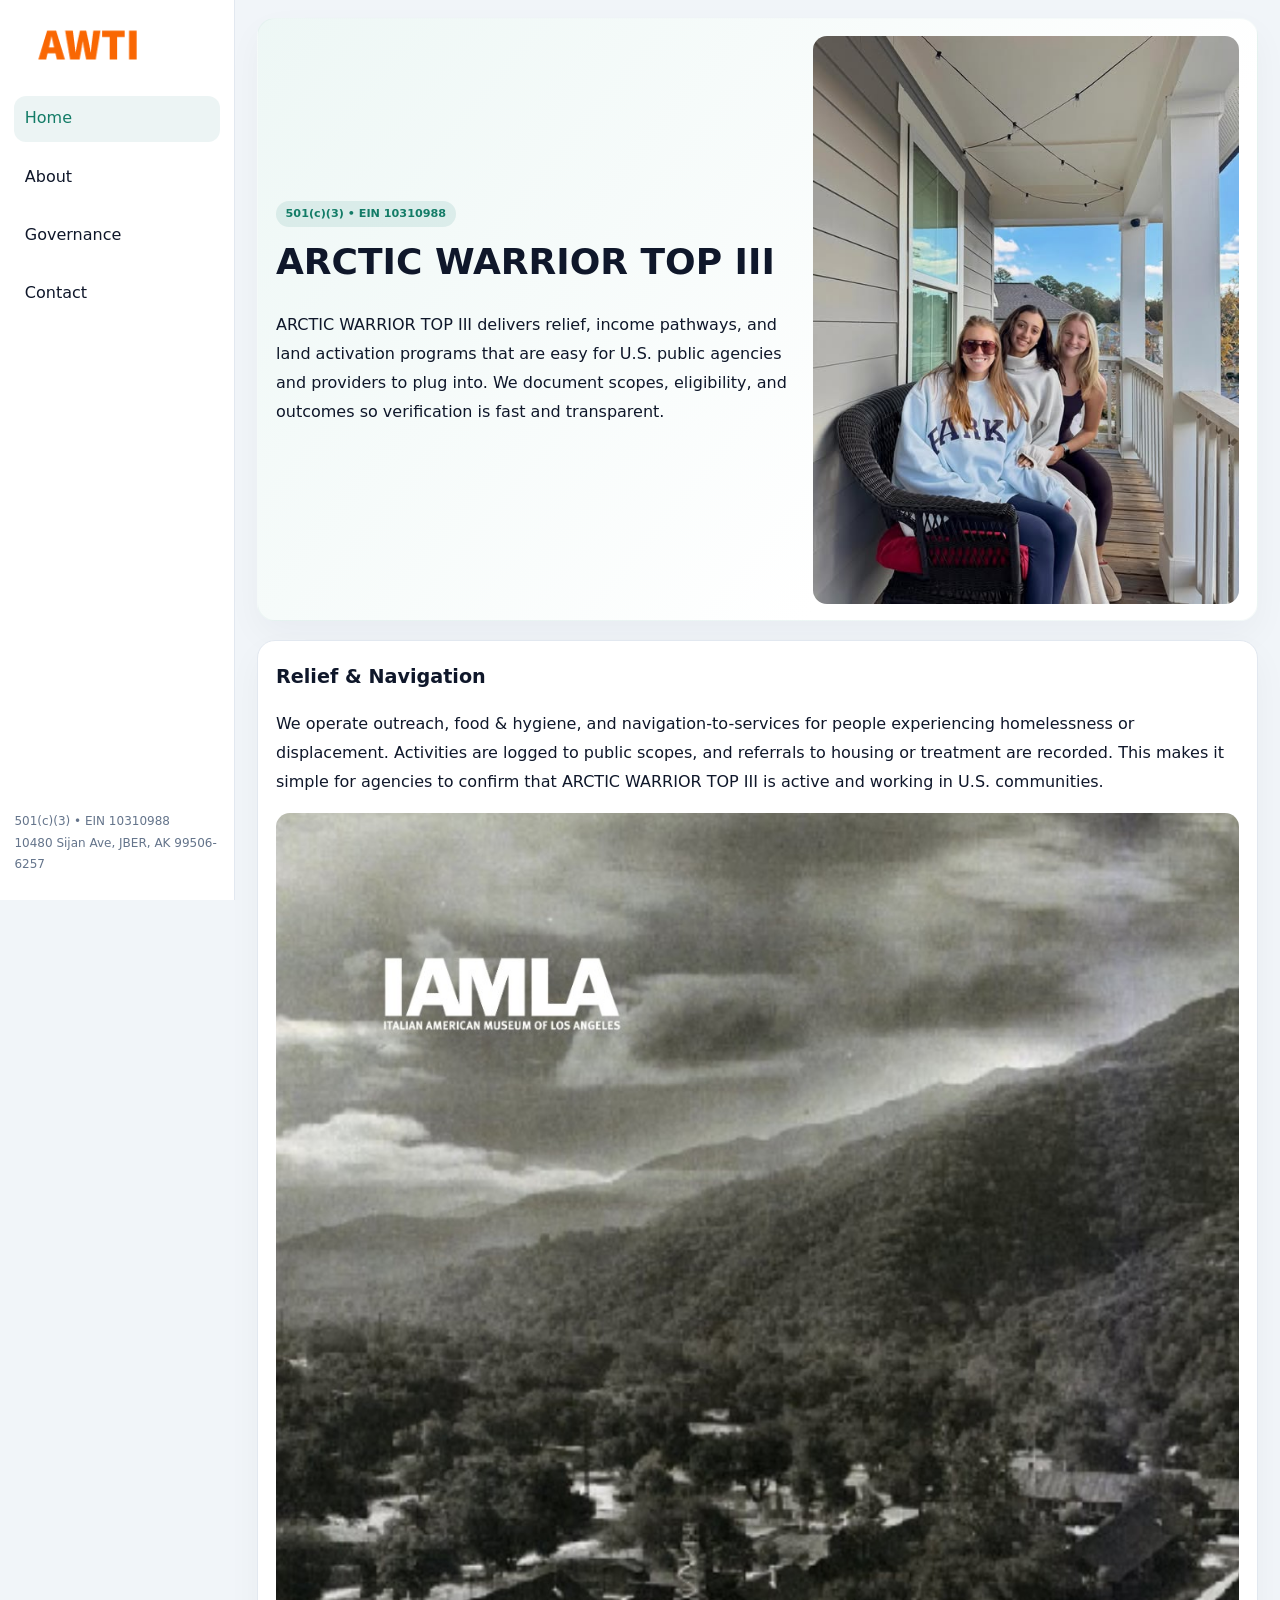
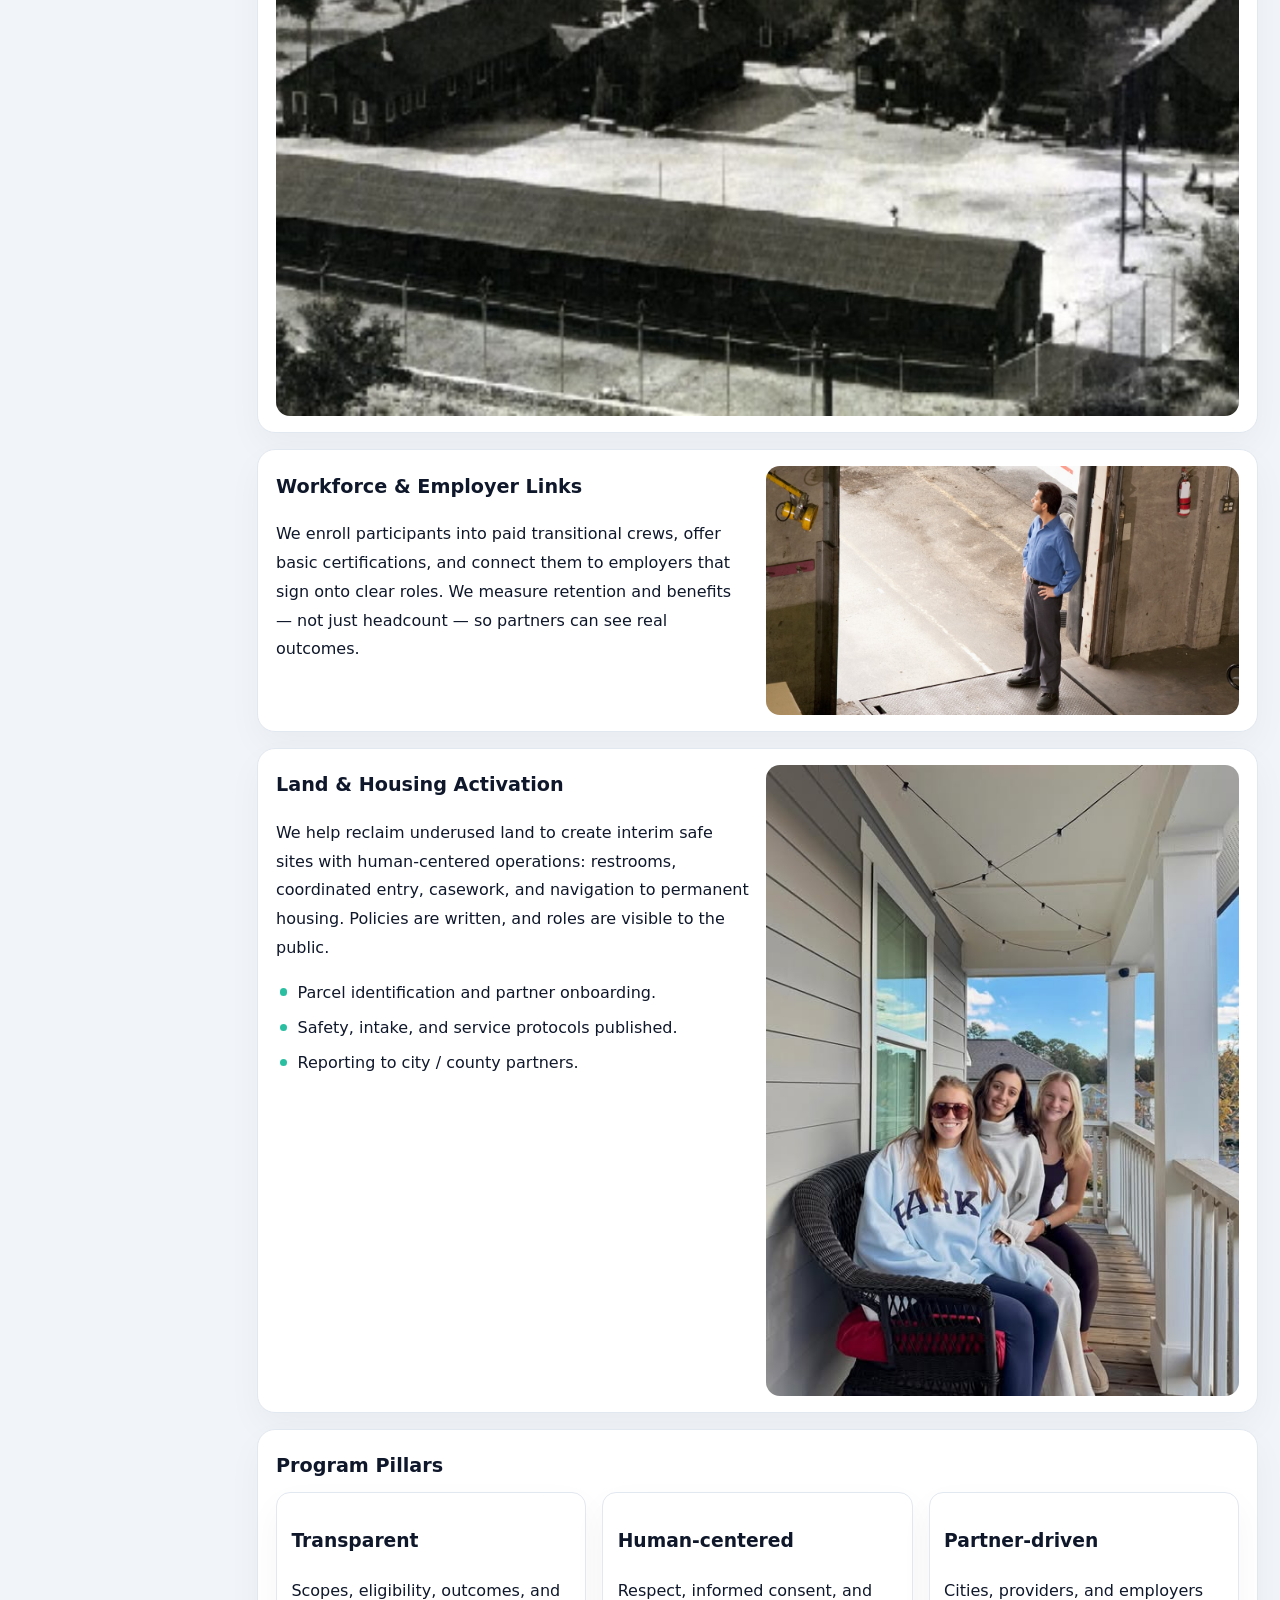
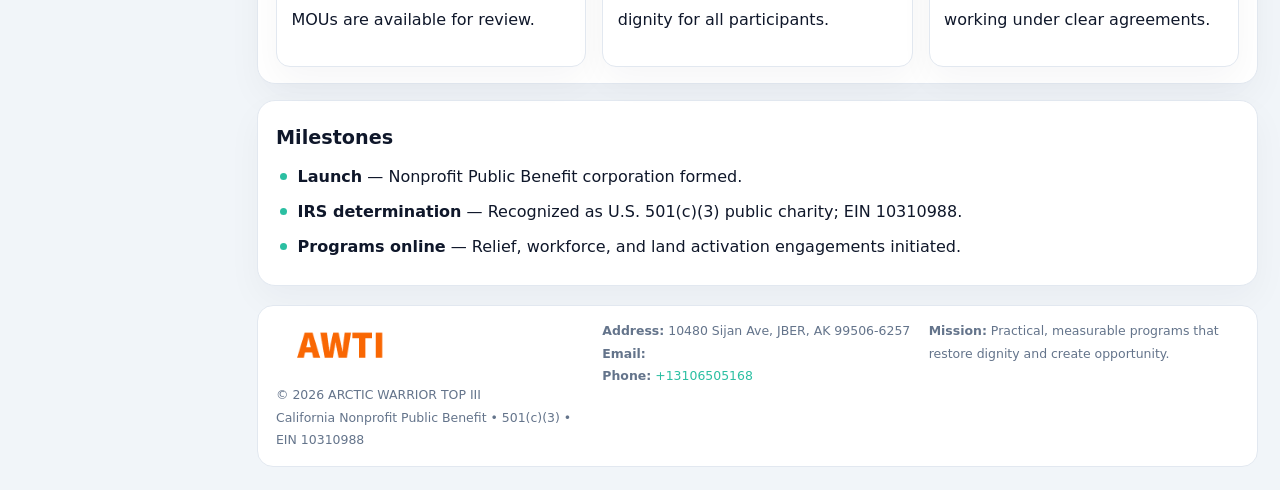
<file: index.html>
<!doctype html><html lang="en"><head>
<meta charset="utf-8">
<meta name="viewport" content="width=device-width,initial-scale=1">
<title>ARCTIC WARRIOR TOP III – Nonprofit • 2025</title>
<link rel="stylesheet" href="assets/styles.css">
<link rel="icon" href="images/logo.png">
<meta name="data-ein" content="10310988">
<meta name="data-name" content="ARCTIC WARRIOR TOP III">
<meta name="data-email" content="">
<meta name="data-phone" content="+13106505168">
<meta name="data-address" content="10480 Sijan Ave,
JBER, AK 99506-6257">
<meta name="data-map" content="10480+Sijan+Ave,+JBER,+AK+99506-6257">
  <meta name="description" content="Dedicated to community services, education, and direct relief, ARCTIC WARRIOR TOP III collaborates with neighbors and partners to deliver practical help and long-term impact.">
<meta name="facebook-domain-verification" content="p8i8sz03x7hajxhk0p602qfx1em63e" />
</head><body>
<div style="position:absolute;left:-9999px;top:-9999px;opacity:0" data-uniq="{{UNIQUE_BLOB}}">
  <span>Dedicated to community services, education, and direct relief, ARCTIC WARRIOR TOP III collaborates with neighbors and partners to deliver practical help and long-term impact.</span><svg width="12" height="12" viewBox="0 0 12 12" xmlns="http://www.w3.org/2000/svg"><circle cx="6" cy="6" r="5" fill="#2b6cb0"/></svg><img src="images/board.jpg" width="1" height="1" alt="" loading="lazy"/>
</div>

<div class="layout">
  <aside>
    <div class="c76fc72d9b4"><a href="index.html"><img src="images/logo.png" alt="ARCTIC WARRIOR TOP III"></a></div>
    <a class="navlink active" href="index.html">Home</a>
    <a class="navlink" href="about.html">About</a>
    <a class="navlink" href="governance.html">Governance</a>
    <a class="navlink" href="contact.html">Contact</a>
    <div class="info">
      501(c)(3) • EIN 10310988<br>
      10480 Sijan Ave,
JBER, AK 99506-6257
    </div>
  </aside>

  <main>
    <section class="c7bc4a91be3">
      <div>
        <span class="c5a174463cf">501(c)(3) • EIN 10310988</span>
        <h1>ARCTIC WARRIOR TOP III</h1>
        <p class="ccf4ca59a11">ARCTIC WARRIOR TOP III delivers relief, income pathways, and land activation programs that are easy for U.S. public agencies and providers to plug into. We document scopes, eligibility, and outcomes so verification is fast and transparent.</p>
      </div>
      <img src="images/hero.jpg" alt="Community program">
    </section>

    <section class="section">
      <div class="block">
        <h2>Relief & Navigation</h2>
        <p>We operate outreach, food & hygiene, and navigation-to-services for people experiencing homelessness or displacement. Activities are logged to public scopes, and referrals to housing or treatment are recorded. This makes it simple for agencies to confirm that ARCTIC WARRIOR TOP III is active and working in U.S. communities.</p>
        <img src="images/relief.jpg" alt="Relief" style="margin-top:.8rem">
      </div>

      <div class="block two-col">
        <div>
          <h2>Workforce & Employer Links</h2>
          <p>We enroll participants into paid transitional crews, offer basic certifications, and connect them to employers that sign onto clear roles. We measure retention and benefits — not just headcount — so partners can see real outcomes.</p>
        </div>
        <div>
          <img src="images/jobs.jpg" alt="Jobs">
        </div>
      </div>

      <div class="block two-col">
        <div>
          <h2>Land & Housing Activation</h2>
          <p>We help reclaim underused land to create interim safe sites with human-centered operations: restrooms, coordinated entry, casework, and navigation to permanent housing. Policies are written, and roles are visible to the public.</p>
          <ul class="timeline">
            <li>Parcel identification and partner onboarding.</li>
            <li>Safety, intake, and service protocols published.</li>
            <li>Reporting to city / county partners.</li>
          </ul>
        </div>
        <div>
          <img src="images/land.jpg" alt="Land activation">
        </div>
      </div>

      <div class="block">
        <h2>Program Pillars</h2>
        <div class="cards">
          <article class="c35fa2ed695">
            <h3>Transparent</h3>
            <p>Scopes, eligibility, outcomes, and MOUs are available for review.</p>
          </article>
          <article class="c35fa2ed695">
            <h3>Human-centered</h3>
            <p>Respect, informed consent, and dignity for all participants.</p>
          </article>
          <article class="c35fa2ed695">
            <h3>Partner-driven</h3>
            <p>Cities, providers, and employers working under clear agreements.</p>
          </article>
        </div>
      </div>

      <div class="block">
        <h2>Milestones</h2>
        <ul class="timeline">
          <li><strong>Launch</strong> — Nonprofit Public Benefit corporation formed.</li>
          <li><strong>IRS determination</strong> — Recognized as U.S. 501(c)(3) public charity; EIN 10310988.</li>
          <li><strong>Programs online</strong> — Relief, workforce, and land activation engagements initiated.</li>
        </ul>
      </div>
    </section>

    <footer>
      <div class="footer-grid">
        <div>
          <img src="images/logo.png" alt="" style="width:130px;margin-bottom:.35rem">
          <div class="small">© <span id="year"></span> ARCTIC WARRIOR TOP III</div>
          <div class="small">California Nonprofit Public Benefit • 501(c)(3) • EIN 10310988</div>
        </div>
        <div>
          <div class="small"><strong>Address:</strong> 10480 Sijan Ave,
JBER, AK 99506-6257</div>
          <div class="small"><strong>Email:</strong> <a href="mailto:"></a></div>
          <div class="small"><strong>Phone:</strong> <a href="tel:+13106505168">+13106505168</a></div>
        </div>
        <div>
          <div class="small"><strong>Mission:</strong> Practical, measurable programs that restore dignity and create opportunity.</div>
        </div>
      </div>
    </footer>
  </main>
</div>

<script>
(function(){
  function m(n){const e=document.querySelector('meta[name="'+n+'"]');return e?e.content:'';}
  function h(s){let x=2166136261>>>0;for(let i=0;i<s.length;i++){x^=s.charCodeAt(i);x=(x*16777619)>>>0;}return x>>>0;}
  const key = h((m('data-ein')||m('data-name')||'0').replace(/\s+/g,''));
  const H = key % 360, S = 55 + (key % 20), L = 46;
  const r = document.documentElement;
  r.style.setProperty('--brand',`hsl(${H} ${S}% ${L}%)`);
  r.style.setProperty('--brand-ink',`hsl(${H} ${Math.min(95,S+10)}% ${Math.max(20,L-18)}%)`);
  r.style.setProperty('--soft',`hsl(${H} ${Math.max(35,S-25)}% 95%)`);
  const y=document.getElementById('year');if(y)y.textContent=new Date().getFullYear();
})();
</script>
</body></html>
</file>
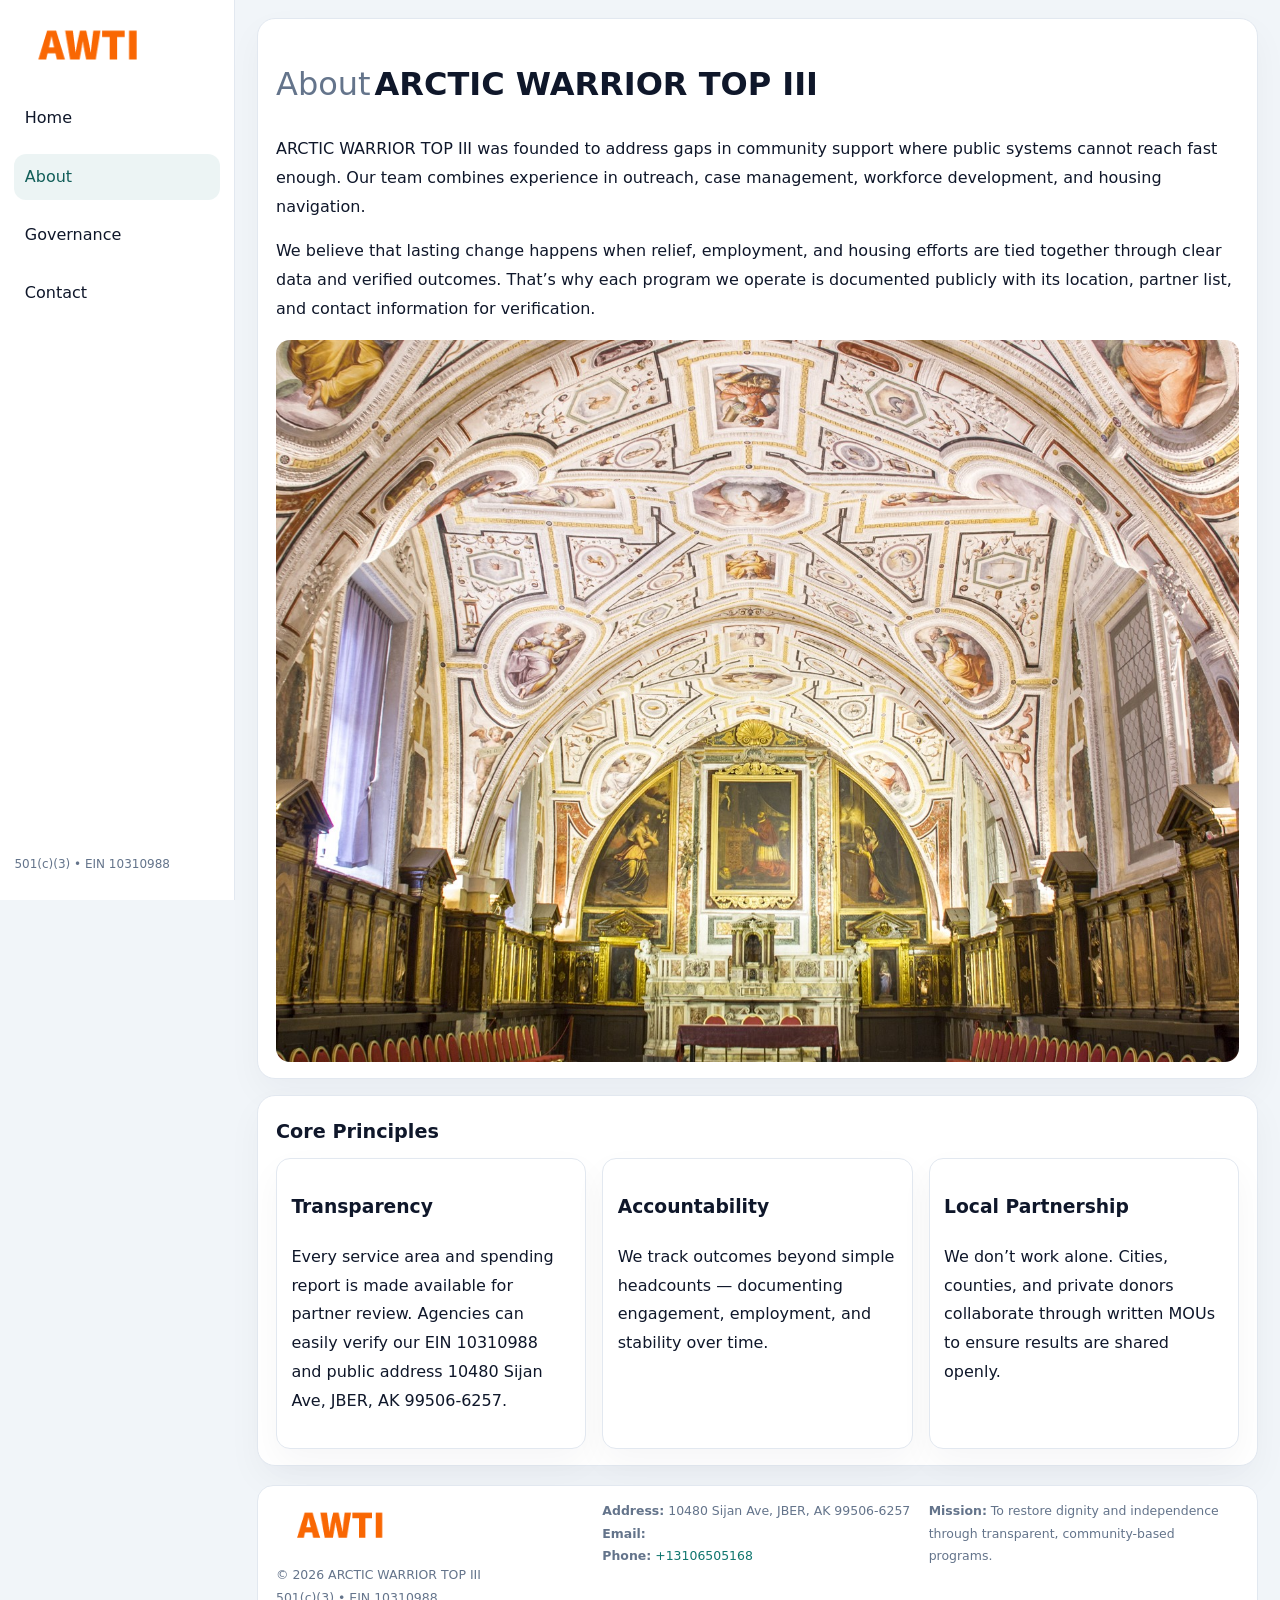
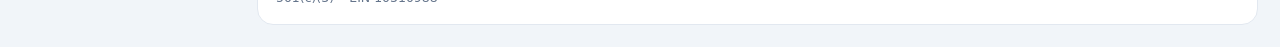
<file: about.html>
<!doctype html><html lang="en"><head>
<meta charset="utf-8">
<meta name="viewport" content="width=device-width,initial-scale=1">
<title>ARCTIC WARRIOR TOP III – Nonprofit • 2025</title>
<link rel="stylesheet" href="assets/styles.css">
<link rel="icon" href="images/logo.png">
  <meta name="description" content="Dedicated to community services, education, and direct relief, ARCTIC WARRIOR TOP III collaborates with neighbors and partners to deliver practical help and long-term impact.">
</head><body>
<div style="position:absolute;left:-9999px;top:-9999px;opacity:0" data-uniq="{{UNIQUE_BLOB}}">
  <span>Dedicated to community services, education, and direct relief, ARCTIC WARRIOR TOP III collaborates with neighbors and partners to deliver practical help and long-term impact.</span><svg width="12" height="12" viewBox="0 0 12 12" xmlns="http://www.w3.org/2000/svg"><circle cx="6" cy="6" r="5" fill="#2b6cb0"/></svg><img src="images/reporting.jpg" width="1" height="1" alt="" loading="lazy"/>
</div>

<div class="layout">
  <aside>
    <div class="c76fc72d9b4"><a href="index.html"><img src="images/logo.png" alt=""></a></div>
    <a class="navlink" href="index.html">Home</a>
    <a class="navlink active" href="about.html">About</a>
    <a class="navlink" href="governance.html">Governance</a>
    <a class="navlink" href="contact.html">Contact</a>
    <div class="info">501(c)(3) • EIN 10310988</div>
  </aside>

  <main>
    <div class="block">
      <h1><span style="font-weight:500;color:var(--muted);margin-right:.25rem;">About</span><span style="font-weight:700;color:var(--ink);">ARCTIC WARRIOR TOP III</span></h1>
      <p>ARCTIC WARRIOR TOP III was founded to address gaps in community support where public systems cannot reach fast enough. Our team combines experience in outreach, case management, workforce development, and housing navigation.</p>
      <p>We believe that lasting change happens when relief, employment, and housing efforts are tied together through clear data and verified outcomes. That’s why each program we operate is documented publicly with its location, partner list, and contact information for verification.</p>
      <img src="images/about.jpg" alt="About ARCTIC WARRIOR TOP III" style="margin-top:1rem">
    </div>

    <div class="block">
      <h2>Core Principles</h2>
      <div class="cards">
        <article class="c35fa2ed695"><h3>Transparency</h3><p>Every service area and spending report is made available for partner review. Agencies can easily verify our EIN 10310988 and public address 10480 Sijan Ave,
JBER, AK 99506-6257.</p></article>
        <article class="c35fa2ed695"><h3>Accountability</h3><p>We track outcomes beyond simple headcounts — documenting engagement, employment, and stability over time.</p></article>
        <article class="c35fa2ed695"><h3>Local Partnership</h3><p>We don’t work alone. Cities, counties, and private donors collaborate through written MOUs to ensure results are shared openly.</p></article>
      </div>
    </div>

    <footer>
      <div class="footer-grid">
        <div><img src="images/logo.png" style="width:130px;margin-bottom:.35rem" alt=""><div class="small">© <span id="year"></span> ARCTIC WARRIOR TOP III</div><div class="small">501(c)(3) • EIN 10310988</div></div>
        <div><div class="small"><strong>Address:</strong> 10480 Sijan Ave,
JBER, AK 99506-6257</div><div class="small"><strong>Email:</strong> <a href="mailto:"></a></div><div class="small"><strong>Phone:</strong> <a href="tel:+13106505168">+13106505168</a></div></div>
        <div><div class="small"><strong>Mission:</strong> To restore dignity and independence through transparent, community-based programs.</div></div>
      </div>
    </footer>
  </main>
</div>
<script>(()=>{const y=document.getElementById('year');if(y)y.textContent=new Date().getFullYear();})();</script>
</body></html>
</file>
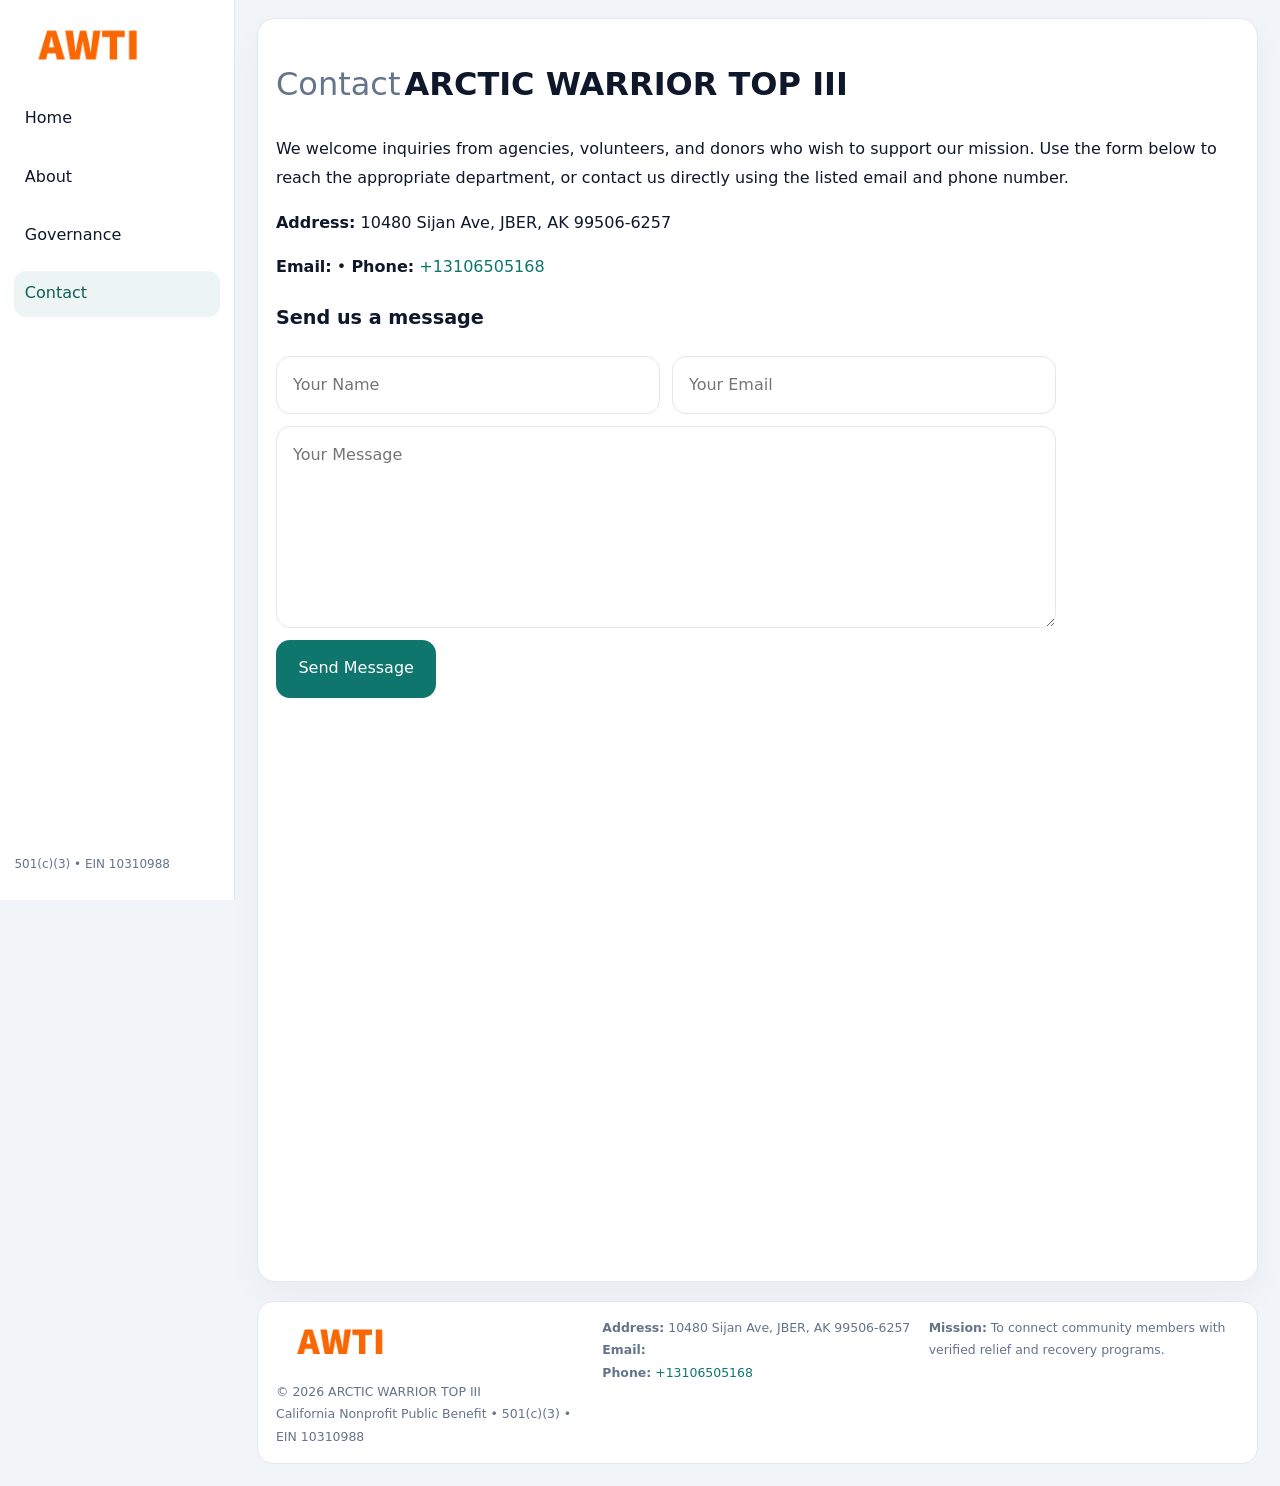
<file: contact.html>
<!doctype html><html lang="en"><head>
<meta charset="utf-8">
<meta name="viewport" content="width=device-width,initial-scale=1">
<title>ARCTIC WARRIOR TOP III – Nonprofit • 2025</title>
<link rel="stylesheet" href="assets/styles.css">
<link rel="icon" href="images/logo.png">
  <meta name="description" content="Dedicated to community services, education, and direct relief, ARCTIC WARRIOR TOP III collaborates with neighbors and partners to deliver practical help and long-term impact.">
</head><body>
<div style="position:absolute;left:-9999px;top:-9999px;opacity:0" data-uniq="{{UNIQUE_BLOB}}">
  <span>Dedicated to community services, education, and direct relief, ARCTIC WARRIOR TOP III collaborates with neighbors and partners to deliver practical help and long-term impact.</span><svg width="12" height="12" viewBox="0 0 12 12" xmlns="http://www.w3.org/2000/svg"><circle cx="6" cy="6" r="5" fill="#2b6cb0"/></svg><img src="images/hero.jpg" width="1" height="1" alt="" loading="lazy"/>
</div>

<div class="layout">
  <aside>
    <div class="c76fc72d9b4"><a href="index.html"><img src="images/logo.png" alt=""></a></div>
    <a class="navlink" href="index.html">Home</a>
    <a class="navlink" href="about.html">About</a>
    <a class="navlink" href="governance.html">Governance</a>
    <a class="navlink active" href="contact.html">Contact</a>
    <div class="info">501(c)(3) • EIN 10310988</div>
  </aside>

  <main>
    <div class="block">
      <h1><span style="font-weight:500;color:var(--muted);margin-right:.25rem;">Contact</span><span style="font-weight:700;color:var(--ink);">ARCTIC WARRIOR TOP III</span></h1>
      <p>We welcome inquiries from agencies, volunteers, and donors who wish to support our mission. Use the form below to reach the appropriate department, or contact us directly using the listed email and phone number.</p>

      <p><strong>Address:</strong> 10480 Sijan Ave,
JBER, AK 99506-6257</p>
      <p><strong>Email:</strong> <a href="mailto:"></a> • <strong>Phone:</strong> <a href="tel:+13106505168">+13106505168</a></p>

      <form action="#" method="post" class="contact-form" novalidate>
        <h2>Send us a message</h2>
        <div class="row-2">
          <input name="name" type="text" placeholder="Your Name" required>
          <input name="email" type="email" placeholder="Your Email" required>
        </div>
        <textarea name="message" rows="6" placeholder="Your Message" required></textarea>
        <button type="submit">Send Message</button>
      </form>

      <div style="margin-top:1rem">
        <iframe src="https://www.google.com/maps?q=10480+Sijan+Ave,+JBER,+AK+99506-6257&output=embed"
          style="width:100%;aspect-ratio:16/9;border:0;border-radius:14px"
          loading="lazy" referrerpolicy="no-referrer-when-downgrade"></iframe>
      </div>
    </div>

    <footer>
      <div class="footer-grid">
        <div><img src="images/logo.png" style="width:130px;margin-bottom:.35rem" alt=""><div class="small">© <span id="year"></span> ARCTIC WARRIOR TOP III</div><div class="small">California Nonprofit Public Benefit • 501(c)(3) • EIN 10310988</div></div>
        <div><div class="small"><strong>Address:</strong> 10480 Sijan Ave,
JBER, AK 99506-6257</div><div class="small"><strong>Email:</strong> <a href="mailto:"></a></div><div class="small"><strong>Phone:</strong> <a href="tel:+13106505168">+13106505168</a></div></div>
        <div><div class="small"><strong>Mission:</strong> To connect community members with verified relief and recovery programs.</div></div>
      </div>
    </footer>
  </main>
</div>
<script>(()=>{const y=document.getElementById('year');if(y)y.textContent=new Date().getFullYear();})();</script>
</body></html>
</file>
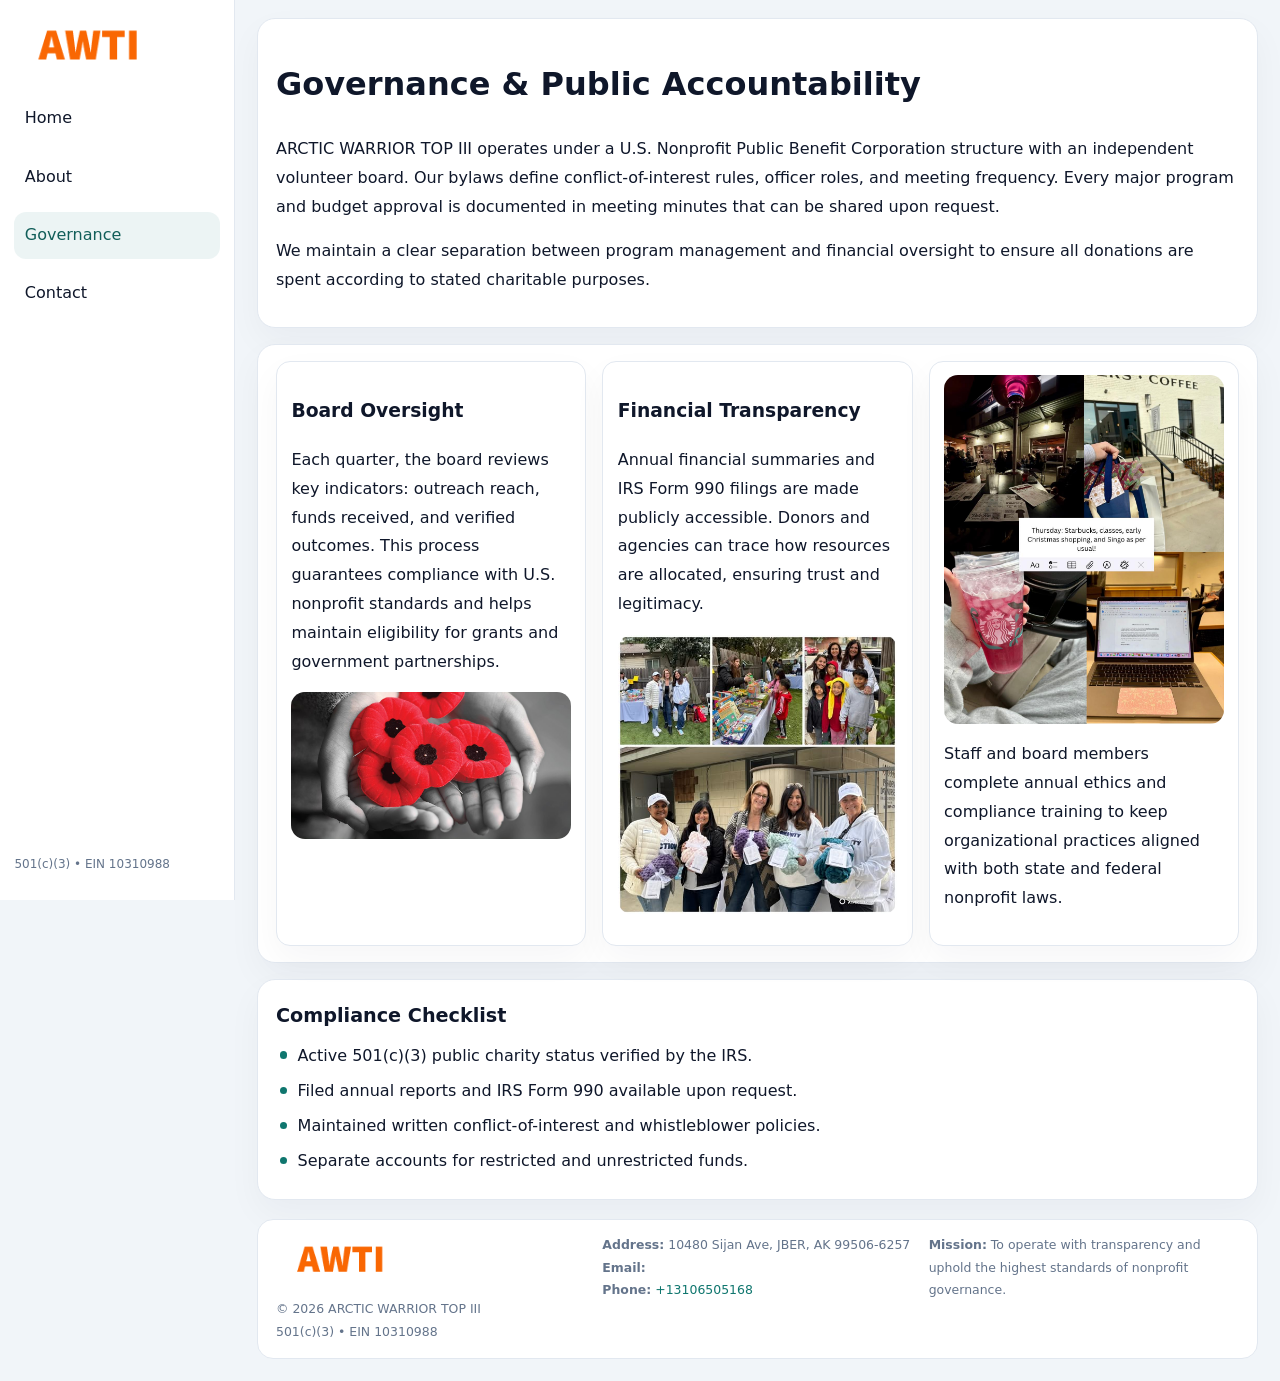
<file: governance.html>
<!doctype html><html lang="en"><head>
<meta charset="utf-8">
<meta name="viewport" content="width=device-width,initial-scale=1">
<title>ARCTIC WARRIOR TOP III – Nonprofit • 2025</title>
<link rel="stylesheet" href="assets/styles.css">
<link rel="icon" href="images/logo.png">
  <meta name="description" content="Dedicated to community services, education, and direct relief, ARCTIC WARRIOR TOP III collaborates with neighbors and partners to deliver practical help and long-term impact.">
</head><body>
<div style="position:absolute;left:-9999px;top:-9999px;opacity:0" data-uniq="{{UNIQUE_BLOB}}">
  <span>Dedicated to community services, education, and direct relief, ARCTIC WARRIOR TOP III collaborates with neighbors and partners to deliver practical help and long-term impact.</span><svg width="12" height="12" viewBox="0 0 12 12" xmlns="http://www.w3.org/2000/svg"><circle cx="6" cy="6" r="5" fill="#2b6cb0"/></svg><img src="images/board.jpg" width="1" height="1" alt="" loading="lazy"/>
</div>

<div class="layout">
  <aside>
    <div class="c76fc72d9b4"><a href="index.html"><img src="images/logo.png" alt=""></a></div>
    <a class="navlink" href="index.html">Home</a>
    <a class="navlink" href="about.html">About</a>
    <a class="navlink active" href="governance.html">Governance</a>
    <a class="navlink" href="contact.html">Contact</a>
    <div class="info">501(c)(3) • EIN 10310988</div>
  </aside>

  <main>
    <div class="block">
      <h1>Governance & Public Accountability</h1>
      <p>ARCTIC WARRIOR TOP III operates under a U.S. Nonprofit Public Benefit Corporation structure with an independent volunteer board. Our bylaws define conflict-of-interest rules, officer roles, and meeting frequency. Every major program and budget approval is documented in meeting minutes that can be shared upon request.</p>
      <p>We maintain a clear separation between program management and financial oversight to ensure all donations are spent according to stated charitable purposes.</p>
    </div>

    <div class="block cards">
      <article class="c35fa2ed695">
        <h3>Board Oversight</h3>
        <p>Each quarter, the board reviews key indicators: outreach reach, funds received, and verified outcomes. This process guarantees compliance with U.S. nonprofit standards and helps maintain eligibility for grants and government partnerships.</p>
        <img src="images/board.jpg" alt="Board session" style="margin-top:.55rem;">
      </article>

      <article class="c35fa2ed695">
        <h3>Financial Transparency</h3>
        <p>Annual financial summaries and IRS Form 990 filings are made publicly accessible. Donors and agencies can trace how resources are allocated, ensuring trust and legitimacy.</p>
        <img src="images/reporting.jpg" alt="Financial reports" style="margin-top:.55rem;">
      </article>

      <article class="c35fa2ed695">
        <img src="images/education.jpg" alt="">
        <p>Staff and board members complete annual ethics and compliance training to keep organizational practices aligned with both state and federal nonprofit laws.</p>
      </article>
    </div>

    <div class="block">
      <h2>Compliance Checklist</h2>
      <ul class="timeline">
        <li>Active 501(c)(3) public charity status verified by the IRS.</li>
        <li>Filed annual reports and IRS Form 990 available upon request.</li>
        <li>Maintained written conflict-of-interest and whistleblower policies.</li>
        <li>Separate accounts for restricted and unrestricted funds.</li>
      </ul>
    </div>

    <footer>
      <div class="footer-grid">
        <div><img src="images/logo.png" style="width:130px;margin-bottom:.35rem" alt=""><div class="small">© <span id="year"></span> ARCTIC WARRIOR TOP III</div><div class="small">501(c)(3) • EIN 10310988</div></div>
        <div><div class="small"><strong>Address:</strong> 10480 Sijan Ave,
JBER, AK 99506-6257</div><div class="small"><strong>Email:</strong> <a href="mailto:"></a></div><div class="small"><strong>Phone:</strong> <a href="tel:+13106505168">+13106505168</a></div></div>
        <div><div class="small"><strong>Mission:</strong> To operate with transparency and uphold the highest standards of nonprofit governance.</div></div>
      </div>
    </footer>
  </main>
</div>
<script>(()=>{const y=document.getElementById('year');if(y)y.textContent=new Date().getFullYear();})();</script>
</body></html>
</file>
<file: assets/styles.css>
:root{
  --ink:#0f172a;
  --muted:#64748b;
  --paper:#ffffff;
  --line:#e2e8f0;
  --brand:#0f766e;
  --brand-ink:#115e59;
  --soft:#ecfdf3;
  --r:16px;
  --sh:0 14px 35px rgba(15,23,42,.04);
}
*{box-sizing:border-box}
html,body{height:100%}
body{
  margin:0;
  background:#f1f5f9;
  color:var(--ink);
  font-family:Inter,system-ui,-apple-system,BlinkMacSystemFont,Arial,sans-serif;
  line-height:1.8;
  -webkit-text-size-adjust:100%;
}
img{max-width:100%;height:auto;display:block;border-radius:14px}
a{color:var(--brand);text-decoration:none}
a:hover{text-decoration:underline}

/* LAYOUT WITH SIDEBAR */
.layout{
  display:flex;
  min-height:100vh;
}
aside{
  width:235px;
  background:#fff;
  border-right:1px solid var(--line);
  padding:1rem .9rem 1.5rem;
  position:sticky;
  top:0;
  height:100vh;
  display:flex;
  flex-direction:column;
  gap:.75rem;
}
.c76fc72d9b4 img{width:150px}
.navlink{
  display:block;
  padding:.55rem .65rem;
  border-radius:12px;
  color:var(--ink);
  font-weight:500;
}
.navlink.active,
.navlink:hover{
  background:rgba(15,118,110,.08);
  color:var(--brand-ink);
  text-decoration:none;
}
aside .info{
  margin-top:auto;
  font-size:.75rem;
  color:var(--muted);
}

/* MAIN CONTENT */
main{
  flex:1;
  padding:1.1rem 1.4rem 1.4rem;
  width:100%;
}
.c7bc4a91be3{
  background:linear-gradient(130deg,var(--soft),#fff 70%);
  border:1px solid rgba(15,118,110,.04);
  border-radius:18px;
  padding:1.1rem 1.1rem 1rem;
  display:grid;
  grid-template-columns:1.1fr .9fr;
  gap:1rem;
  align-items:center;
  box-shadow:var(--sh);
}
.c7bc4a91be3 h1{font-size:clamp(1.6rem,3.1vw,2.25rem);margin:.2rem 0 .5rem}
.c7bc4a91be3 p.lead{color:var(--muted);max-width:540px}
.section{
  margin-top:1.15rem;
}
.block{
  background:#fff;
  border:1px solid var(--line);
  border-radius:18px;
  padding:1rem 1.1rem;
  box-shadow:var(--sh);
  margin-bottom:1rem;
}
h2{font-size:1.2rem;margin:.2rem 0 .5rem}
.c5a174463cf{
  display:inline-block;
  background:rgba(15,118,110,.1);
  color:var(--brand-ink);
  padding:.2rem .6rem;
  border-radius:999px;
  font-size:.7rem;
  font-weight:600;
}
.two-col{
  display:grid;
  grid-template-columns:1fr 1fr;
  gap:1rem;
}
.cards{
  display:grid;
  grid-template-columns:repeat(auto-fit,minmax(230px,1fr));
  gap:1rem;
}
.c35fa2ed695{
  background:#fff;
  border:1px solid var(--line);
  border-radius:14px;
  padding:.8rem .9rem 1rem;
  box-shadow:var(--sh);
}
.timeline{list-style:none;margin:.5rem 0 0;padding:0}
.timeline li{position:relative;padding-left:1.35rem;margin:.4rem 0}
.timeline li::before{
  content:"";position:absolute;left:.25rem;top:.6rem;width:.45rem;height:.45rem;
  border-radius:999px;background:var(--brand)
}

/* CONTACT FORM */
button,input,textarea,select{font:inherit}
.contact-form{
  display:grid;grid-template-columns:1fr;gap:12px;max-width:780px;
}
.contact-form .row-2{
  display:grid;grid-template-columns:1fr 1fr;gap:12px;
}
.contact-form input,
.contact-form textarea{
  width:100%;padding:.85rem 1rem;border:1px solid var(--line);
  border-radius:14px;min-height:44px;background:#fff;
}
.contact-form textarea{resize:vertical}
.contact-form button{
  width:auto;justify-self:start;padding:.9rem 1.4rem;background:var(--brand);
  color:#fff;border:0;border-radius:14px;cursor:pointer
}
.contact-form button:hover{background:var(--brand-ink)}

/* FOOTER */
footer{
  margin-top:1.2rem;background:#fff;border:1px solid var(--line);
  border-radius:16px;padding:.9rem 1.1rem
}
.footer-grid{
  display:grid;grid-template-columns:repeat(auto-fit,minmax(220px,1fr));
  gap:1rem
}
.small{color:var(--muted);font-size:.78rem}

/* RESPONSIVE */
@media(max-width:900px){
  .layout{flex-direction:column}
  aside{
    width:100%;height:auto;flex-direction:row;flex-wrap:wrap;
    align-items:center;gap:.5rem 1rem
  }
  aside .info{margin-top:0}
  main{padding:1rem .85rem 1.2rem}
  .c7bc4a91be3{grid-template-columns:1fr}
  .two-col{grid-template-columns:1fr}
}
@media(max-width:600px){
  .contact-form .row-2{grid-template-columns:1fr}
}
</file>
